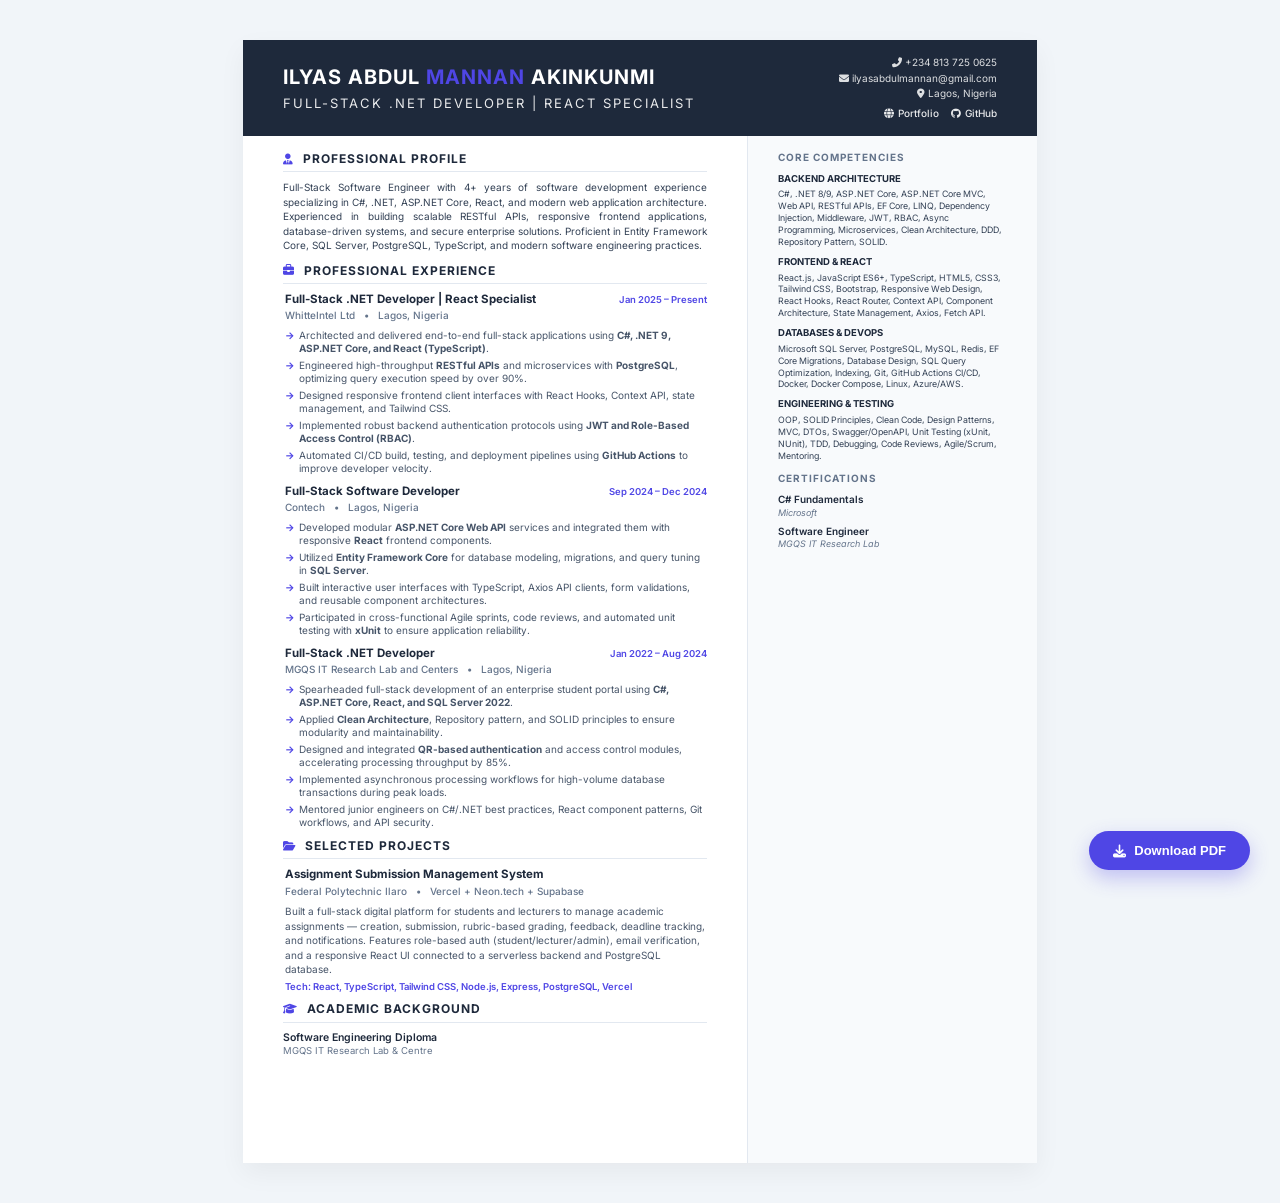
<file: index.html>
<!DOCTYPE html>
<html lang="en">

<head>
    <meta charset="UTF-8">
    <meta name="viewport" content="width=device-width, initial-scale=1.0">
    <title>Ilyas Abdul Mannan Akinkunmi - Full-Stack .NET Developer & React Specialist CV</title>
    <link rel="stylesheet" href="styles.css">
    <link href="https://fonts.googleapis.com/css2?family=Inter:wght@300;400;500;600;700;800&display=swap" rel="stylesheet">
    <link rel="stylesheet" href="https://cdnjs.cloudflare.com/ajax/libs/font-awesome/6.4.0/css/all.min.css">
</head>

<body>
    <div class="resume-wrapper">
        <!-- High Impact Header -->
        <header class="hero-header">
            <div class="header-content">
                <div class="name-block">
                    <h1>ILYAS ABDUL <span class="accent-text">MANNAN</span> AKINKUNMI</h1>
                    <p class="role-title">FULL-STACK .NET DEVELOPER | REACT SPECIALIST</p>
                </div>
                <div class="contact-grid">
                    <div class="contact-item"><i class="fas fa-phone-alt"></i> +234 813 725 0625</div>
                    <div class="contact-item"><i class="fas fa-envelope"></i> ilyasabdulmannan@gmail.com</div>
                    <div class="contact-item"><i class="fas fa-map-marker-alt"></i> Lagos, Nigeria</div>
                    <div class="contact-links">
                        <a href="https://techsagehub.netlify.app/" target="_blank"><i class="fas fa-globe"></i> Portfolio</a>
                        <a href="https://github.com/TechSageHub" target="_blank"><i class="fab fa-github"></i> GitHub</a>
                    </div>
                </div>
            </div>
        </header>

        <div class="main-layout">
            <!-- Left Column: Profile, Experience, Projects & Education -->
            <main class="left-col">
                <section class="content-section">
                    <div class="section-header">
                        <i class="fas fa-user-tie"></i>
                        <h2>PROFESSIONAL PROFILE</h2>
                    </div>
                    <p class="profile-text">
                        Full-Stack Software Engineer with 4+ years of software development experience specializing in C#, .NET, ASP.NET Core, React, and modern web application architecture. Experienced in building scalable RESTful APIs, responsive frontend applications, database-driven systems, and secure enterprise solutions. Proficient in Entity Framework Core, SQL Server, PostgreSQL, TypeScript, and modern software engineering practices.
                    </p>
                </section>

                <section class="content-section">
                    <div class="section-header">
                        <i class="fas fa-briefcase"></i>
                        <h2>PROFESSIONAL EXPERIENCE</h2>
                    </div>
                    
                    <div class="timeline">
                        <div class="timeline-item">
                            <div class="timeline-header">
                                <h3 class="job-title">Full-Stack .NET Developer | React Specialist</h3>
                                <span class="time-badge">Jan 2025 – Present</span>
                            </div>
                            <p class="company-sub">WhitteIntel Ltd <span class="bullet-sep">•</span> Lagos, Nigeria</p>
                            <ul class="duties-list">
                                <li>Architected and delivered end-to-end full-stack applications using <strong>C#, .NET 9, ASP.NET Core, and React (TypeScript)</strong>.</li>
                                <li>Engineered high-throughput <strong>RESTful APIs</strong> and microservices with <strong>PostgreSQL</strong>, optimizing query execution speed by over 90%.</li>
                                <li>Designed responsive frontend client interfaces with React Hooks, Context API, state management, and Tailwind CSS.</li>
                                <li>Implemented robust backend authentication protocols using <strong>JWT and Role-Based Access Control (RBAC)</strong>.</li>
                                <li>Automated CI/CD build, testing, and deployment pipelines using <strong>GitHub Actions</strong> to improve developer velocity.</li>
                            </ul>
                        </div>

                        <div class="timeline-item">
                            <div class="timeline-header">
                                <h3 class="job-title">Full-Stack Software Developer</h3>
                                <span class="time-badge">Sep 2024 – Dec 2024</span>
                            </div>
                            <p class="company-sub">Contech <span class="bullet-sep">•</span> Lagos, Nigeria</p>
                            <ul class="duties-list">
                                <li>Developed modular <strong>ASP.NET Core Web API</strong> services and integrated them with responsive <strong>React</strong> frontend components.</li>
                                <li>Utilized <strong>Entity Framework Core</strong> for database modeling, migrations, and query tuning in <strong>SQL Server</strong>.</li>
                                <li>Built interactive user interfaces with TypeScript, Axios API clients, form validations, and reusable component architectures.</li>
                                <li>Participated in cross-functional Agile sprints, code reviews, and automated unit testing with <strong>xUnit</strong> to ensure application reliability.</li>
                            </ul>
                        </div>

                        <div class="timeline-item">
                            <div class="timeline-header">
                                <h3 class="job-title">Full-Stack .NET Developer</h3>
                                <span class="time-badge">Jan 2022 – Aug 2024</span>
                            </div>
                            <p class="company-sub">MGQS IT Research Lab and Centers <span class="bullet-sep">•</span> Lagos, Nigeria</p>
                            <ul class="duties-list">
                                <li>Spearheaded full-stack development of an enterprise student portal using <strong>C#, ASP.NET Core, React, and SQL Server 2022</strong>.</li>
                                <li>Applied <strong>Clean Architecture</strong>, Repository pattern, and SOLID principles to ensure modularity and maintainability.</li>
                                <li>Designed and integrated <strong>QR-based authentication</strong> and access control modules, accelerating processing throughput by 85%.</li>
                                <li>Implemented asynchronous processing workflows for high-volume database transactions during peak loads.</li>
                                <li>Mentored junior engineers on C#/.NET best practices, React component patterns, Git workflows, and API security.</li>
                            </ul>
                        </div>
                    </div>
                </section>

                <section class="content-section">
                    <div class="section-header">
                        <i class="fas fa-folder-open"></i>
                        <h2>SELECTED PROJECTS</h2>
                    </div>
                    <div class="timeline">
                        <div class="timeline-item">
                            <div class="timeline-header">
                                <h3 class="job-title">Assignment Submission Management System</h3>
                            </div>
                            <p class="company-sub">Federal Polytechnic Ilaro <span class="bullet-sep">•</span> Vercel + Neon.tech + Supabase</p>
                            <p style="font-size: 10px; color: #475569; margin-bottom: 4px; line-height: 1.45;">
                                Built a full-stack digital platform for students and lecturers to manage academic assignments — creation, submission, rubric-based grading, feedback, deadline tracking, and notifications. Features role-based auth (student/lecturer/admin), email verification, and a responsive React UI connected to a serverless backend and PostgreSQL database.
                            </p>
                            <p style="font-size: 9.5px; color: var(--accent); font-weight: 600; margin-top: 4px;">
                                Tech: React, TypeScript, Tailwind CSS, Node.js, Express, PostgreSQL, Vercel
                            </p>
                        </div>
                    </div>
                </section>

                <section class="content-section">
                    <div class="section-header">
                        <i class="fas fa-graduation-cap"></i>
                        <h2>ACADEMIC BACKGROUND</h2>
                    </div>
                    <div class="education-grid">
                        <div class="edu-item">
                            <h4>Software Engineering Diploma</h4>
                            <p>MGQS IT Research Lab & Centre</p>
                        </div>
                    </div>
                </section>
            </main>

            <!-- Right Column: Skills, Impact, Certs -->
            <aside class="right-col">
                <section class="sidebar-block">
                    <h2 class="sidebar-label">CORE COMPETENCIES</h2>
                    
                    <div style="margin-bottom: 8px;">
                        <h4 style="font-size: 9.5px; font-weight: 700; color: var(--primary); margin-bottom: 3px;">BACKEND ARCHITECTURE</h4>
                        <p style="font-size: 8.8px; color: var(--text-main); line-height: 1.35;">C#, .NET 8/9, ASP.NET Core, ASP.NET Core MVC, Web API, RESTful APIs, EF Core, LINQ, Dependency Injection, Middleware, JWT, RBAC, Async Programming, Microservices, Clean Architecture, DDD, Repository Pattern, SOLID.</p>
                    </div>

                    <div style="margin-bottom: 8px;">
                        <h4 style="font-size: 9.5px; font-weight: 700; color: var(--primary); margin-bottom: 3px;">FRONTEND & REACT</h4>
                        <p style="font-size: 8.8px; color: var(--text-main); line-height: 1.35;">React.js, JavaScript ES6+, TypeScript, HTML5, CSS3, Tailwind CSS, Bootstrap, Responsive Web Design, React Hooks, React Router, Context API, Component Architecture, State Management, Axios, Fetch API.</p>
                    </div>

                    <div style="margin-bottom: 8px;">
                        <h4 style="font-size: 9.5px; font-weight: 700; color: var(--primary); margin-bottom: 3px;">DATABASES & DEVOPS</h4>
                        <p style="font-size: 8.8px; color: var(--text-main); line-height: 1.35;">Microsoft SQL Server, PostgreSQL, MySQL, Redis, EF Core Migrations, Database Design, SQL Query Optimization, Indexing, Git, GitHub Actions CI/CD, Docker, Docker Compose, Linux, Azure/AWS.</p>
                    </div>

                    <div style="margin-bottom: 8px;">
                        <h4 style="font-size: 9.5px; font-weight: 700; color: var(--primary); margin-bottom: 3px;">ENGINEERING & TESTING</h4>
                        <p style="font-size: 8.8px; color: var(--text-main); line-height: 1.35;">OOP, SOLID Principles, Clean Code, Design Patterns, MVC, DTOs, Swagger/OpenAPI, Unit Testing (xUnit, NUnit), TDD, Debugging, Code Reviews, Agile/Scrum, Mentoring.</p>
                    </div>
                </section>

                <section class="sidebar-block">
                    <h2 class="sidebar-label">CERTIFICATIONS</h2>
                    <div class="cert-box">
                        <p class="cert-name">C# Fundamentals</p>
                        <p class="cert-meta">Microsoft</p>
                    </div>
                    <div class="cert-box">
                        <p class="cert-name">Software Engineer</p>
                        <p class="cert-meta">MGQS IT Research Lab</p>
                    </div>
                </section>
            </aside>
        </div>
    </div>

    <button id="download-btn" onclick="downloadCV()">Download PDF</button>

    <script>
        function downloadCV() {
            const originalTitle = document.title;
            document.title = "Ilyas_Abdul_Mannan_FullStack_NET_React_CV";
            window.print();
            document.title = originalTitle;
        }
    </script>
</body>

</html>
</file>
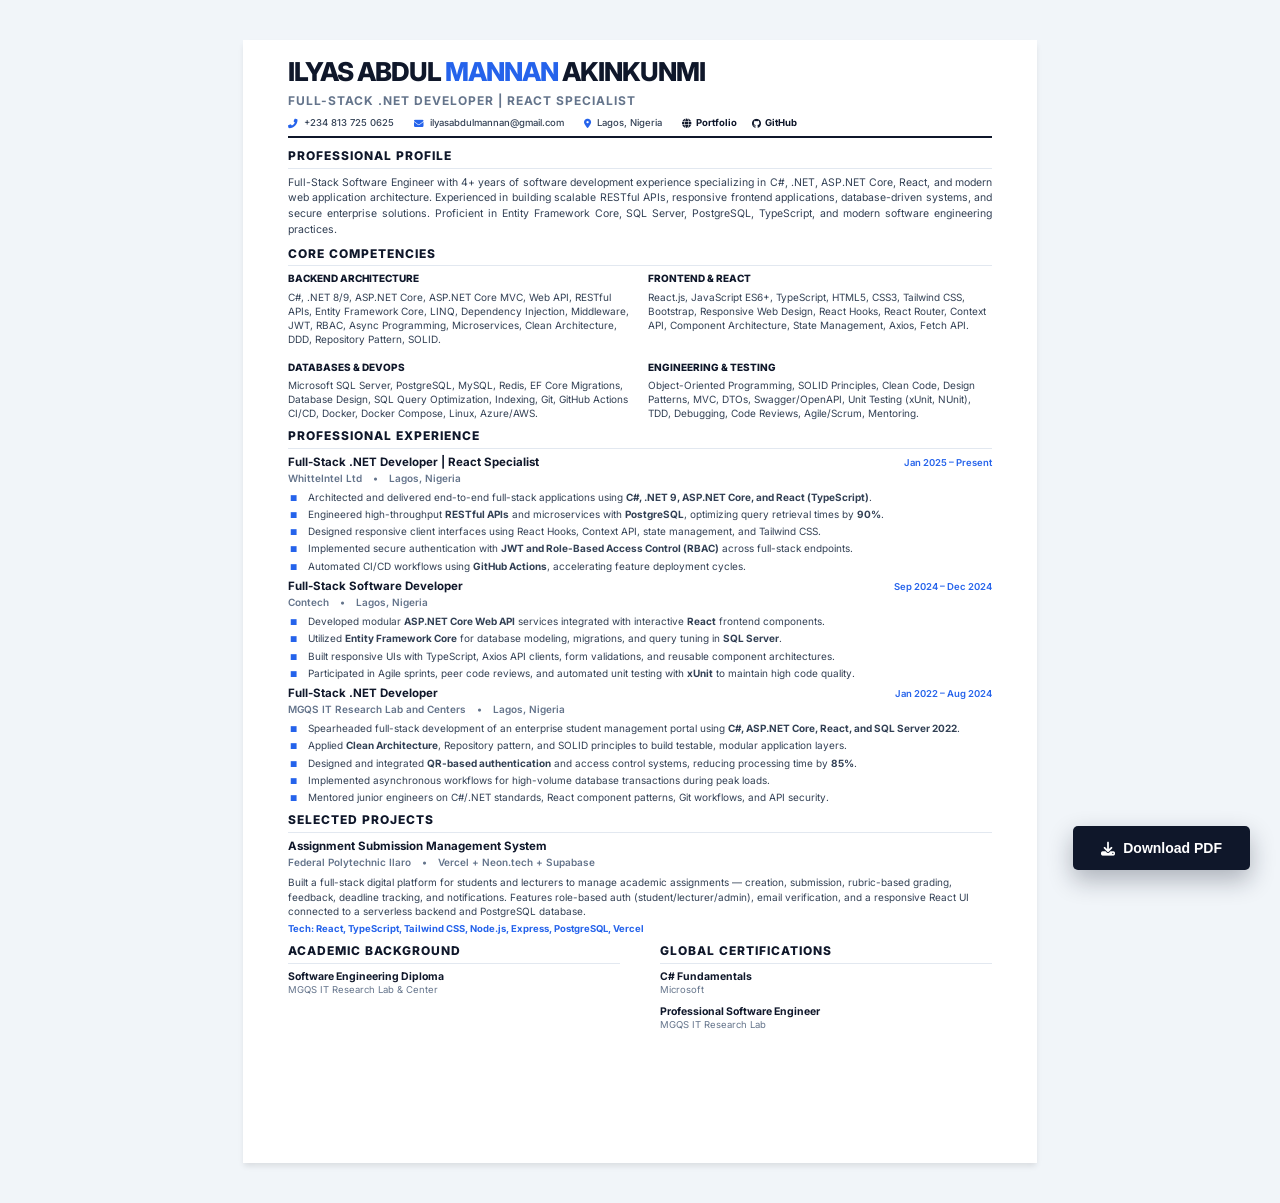
<file: resume_ats.html>
<!DOCTYPE html>
<html lang="en">

<head>
    <meta charset="UTF-8">
    <meta name="viewport" content="width=device-width, initial-scale=1.0">
    <title>Ilyas Abdul Mannan Akinkunmi - Full-Stack .NET Developer & React Specialist ATS CV</title>
    <link rel="stylesheet" href="styles_ats.css">
    <link href="https://fonts.googleapis.com/css2?family=Inter:wght@300;400;500;600;700;800&display=swap" rel="stylesheet">
    <link rel="stylesheet" href="https://cdnjs.cloudflare.com/ajax/libs/font-awesome/6.4.0/css/all.min.css">
</head>

<body>
    <div class="resume-wrapper">
        <!-- Executive Header: Minimalist & Clean for ATS -->
        <header class="header">
            <h1 class="name">ILYAS ABDUL <span class="accent">MANNAN</span> AKINKUNMI</h1>
            <p class="role">FULL-STACK .NET DEVELOPER | REACT SPECIALIST</p>
            
            <div class="contact-info">
                <span class="contact-node"><i class="fas fa-phone-alt"></i> +234 813 725 0625</span>
                <span class="contact-node"><i class="fas fa-envelope"></i> ilyasabdulmannan@gmail.com</span>
                <span class="contact-node"><i class="fas fa-map-marker-alt"></i> Lagos, Nigeria</span>
                <div class="header-links">
                    <a href="https://techsagehub.netlify.app/" target="_blank"><i class="fas fa-globe"></i> Portfolio</a>
                    <a href="https://github.com/TechSageHub" target="_blank"><i class="fab fa-github"></i> GitHub</a>
                </div>
            </div>
        </header>

        <main class="main-content">
            <!-- Strategic Core Profile (Keyword-Dense Summary) -->
            <section class="section">
                <h2 class="section-title">PROFESSIONAL PROFILE</h2>
                <p class="summary">
                    Full-Stack Software Engineer with 4+ years of software development experience specializing in C#, .NET, ASP.NET Core, React, and modern web application architecture. Experienced in building scalable RESTful APIs, responsive frontend applications, database-driven systems, and secure enterprise solutions. Proficient in Entity Framework Core, SQL Server, PostgreSQL, TypeScript, and modern software engineering practices.
                </p>
            </section>

            <!-- Technical Expertise (Structured for AI Parsers) -->
            <section class="section">
                <h2 class="section-title">CORE COMPETENCIES</h2>
                <div class="skills-grid">
                    <div class="skill-group">
                        <h3>BACKEND ARCHITECTURE</h3>
                        <p>C#, .NET 8/9, ASP.NET Core, ASP.NET Core MVC, Web API, RESTful APIs, Entity Framework Core, LINQ, Dependency Injection, Middleware, JWT, RBAC, Async Programming, Microservices, Clean Architecture, DDD, Repository Pattern, SOLID.</p>
                    </div>
                    <div class="skill-group">
                        <h3>FRONTEND & REACT</h3>
                        <p>React.js, JavaScript ES6+, TypeScript, HTML5, CSS3, Tailwind CSS, Bootstrap, Responsive Web Design, React Hooks, React Router, Context API, Component Architecture, State Management, Axios, Fetch API.</p>
                    </div>
                    <div class="skill-group">
                        <h3>DATABASES & DEVOPS</h3>
                        <p>Microsoft SQL Server, PostgreSQL, MySQL, Redis, EF Core Migrations, Database Design, SQL Query Optimization, Indexing, Git, GitHub Actions CI/CD, Docker, Docker Compose, Linux, Azure/AWS.</p>
                    </div>
                    <div class="skill-group">
                        <h3>ENGINEERING & TESTING</h3>
                        <p>Object-Oriented Programming, SOLID Principles, Clean Code, Design Patterns, MVC, DTOs, Swagger/OpenAPI, Unit Testing (xUnit, NUnit), TDD, Debugging, Code Reviews, Agile/Scrum, Mentoring.</p>
                    </div>
                </div>
            </section>

            <!-- Professional Experience (STAR-Method Bullets) -->
            <section class="section">
                <h2 class="section-title">PROFESSIONAL EXPERIENCE</h2>
                
                <div class="experience-block">
                    <div class="exp-header">
                        <h3 class="job-entry">Full-Stack .NET Developer | React Specialist</h3>
                        <span class="dates">Jan 2025 – Present</span>
                    </div>
                    <p class="org-info">WhitteIntel Ltd <span class="sep">•</span> Lagos, Nigeria</p>
                    <ul class="achievements">
                        <li>Architected and delivered end-to-end full-stack applications using <strong>C#, .NET 9, ASP.NET Core, and React (TypeScript)</strong>.</li>
                        <li>Engineered high-throughput <strong>RESTful APIs</strong> and microservices with <strong>PostgreSQL</strong>, optimizing query retrieval times by <strong>90%</strong>.</li>
                        <li>Designed responsive client interfaces using React Hooks, Context API, state management, and Tailwind CSS.</li>
                        <li>Implemented secure authentication with <strong>JWT and Role-Based Access Control (RBAC)</strong> across full-stack endpoints.</li>
                        <li>Automated CI/CD workflows using <strong>GitHub Actions</strong>, accelerating feature deployment cycles.</li>
                    </ul>
                </div>

                <div class="experience-block">
                    <div class="exp-header">
                        <h3 class="job-entry">Full-Stack Software Developer</h3>
                        <span class="dates">Sep 2024 – Dec 2024</span>
                    </div>
                    <p class="org-info">Contech <span class="sep">•</span> Lagos, Nigeria</p>
                    <ul class="achievements">
                        <li>Developed modular <strong>ASP.NET Core Web API</strong> services integrated with interactive <strong>React</strong> frontend components.</li>
                        <li>Utilized <strong>Entity Framework Core</strong> for database modeling, migrations, and query tuning in <strong>SQL Server</strong>.</li>
                        <li>Built responsive UIs with TypeScript, Axios API clients, form validations, and reusable component architectures.</li>
                        <li>Participated in Agile sprints, peer code reviews, and automated unit testing with <strong>xUnit</strong> to maintain high code quality.</li>
                    </ul>
                </div>

                <div class="experience-block">
                    <div class="exp-header">
                        <h3 class="job-entry">Full-Stack .NET Developer</h3>
                        <span class="dates">Jan 2022 – Aug 2024</span>
                    </div>
                    <p class="org-info">MGQS IT Research Lab and Centers <span class="sep">•</span> Lagos, Nigeria</p>
                    <ul class="achievements">
                        <li>Spearheaded full-stack development of an enterprise student management portal using <strong>C#, ASP.NET Core, React, and SQL Server 2022</strong>.</li>
                        <li>Applied <strong>Clean Architecture</strong>, Repository pattern, and SOLID principles to build testable, modular application layers.</li>
                        <li>Designed and integrated <strong>QR-based authentication</strong> and access control systems, reducing processing time by <strong>85%</strong>.</li>
                        <li>Implemented asynchronous workflows for high-volume database transactions during peak loads.</li>
                        <li>Mentored junior engineers on C#/.NET standards, React component patterns, Git workflows, and API security.</li>
                    </ul>
                </div>
            </section>

            <section class="section">
                <h2 class="section-title">SELECTED PROJECTS</h2>
                <div class="experience-block">
                    <div class="exp-header">
                        <h3 class="job-entry">Assignment Submission Management System</h3>
                    </div>
                    <p class="org-info">Federal Polytechnic Ilaro <span class="sep">•</span> Vercel + Neon.tech + Supabase</p>
                    <p style="font-size: 10px; line-height: 1.45; color: var(--text-main); margin-bottom: 4px;">
                        Built a full-stack digital platform for students and lecturers to manage academic assignments — creation, submission, rubric-based grading, feedback, deadline tracking, and notifications. Features role-based auth (student/lecturer/admin), email verification, and a responsive React UI connected to a serverless backend and PostgreSQL database.
                    </p>
                    <p style="font-size: 9.5px; font-weight: 700; color: var(--accent);">Tech: React, TypeScript, Tailwind CSS, Node.js, Express, PostgreSQL, Vercel</p>
                </div>
            </section>

            <!-- Education & Certifications -->
            <div class="col-split">
                <section class="section half">
                    <h2 class="section-title">ACADEMIC BACKGROUND</h2>
                    <div class="edu-item">
                        <strong>Software Engineering Diploma</strong>
                        <p>MGQS IT Research Lab & Center</p>
                    </div>
                </section>

                <section class="section half">
                    <h2 class="section-title">GLOBAL CERTIFICATIONS</h2>
                    <div class="cert-item">
                        <strong>C# Fundamentals</strong>
                        <p>Microsoft</p>
                    </div>
                    <div class="cert-item">
                        <strong>Professional Software Engineer</strong>
                        <p>MGQS IT Research Lab</p>
                    </div>
                </section>
            </div>
        </main>
    </div>

    <button id="download-btn" onclick="downloadCV()">Download PDF</button>

    <script>
        function downloadCV() {
            const originalTitle = document.title;
            // ATS-optimized filename
            document.title = "Ilyas_Abdul_Mannan_FullStack_NET_React_ATS_CV";
            window.print();
            document.title = originalTitle;
        }
    </script>
</body>

</html>
</file>
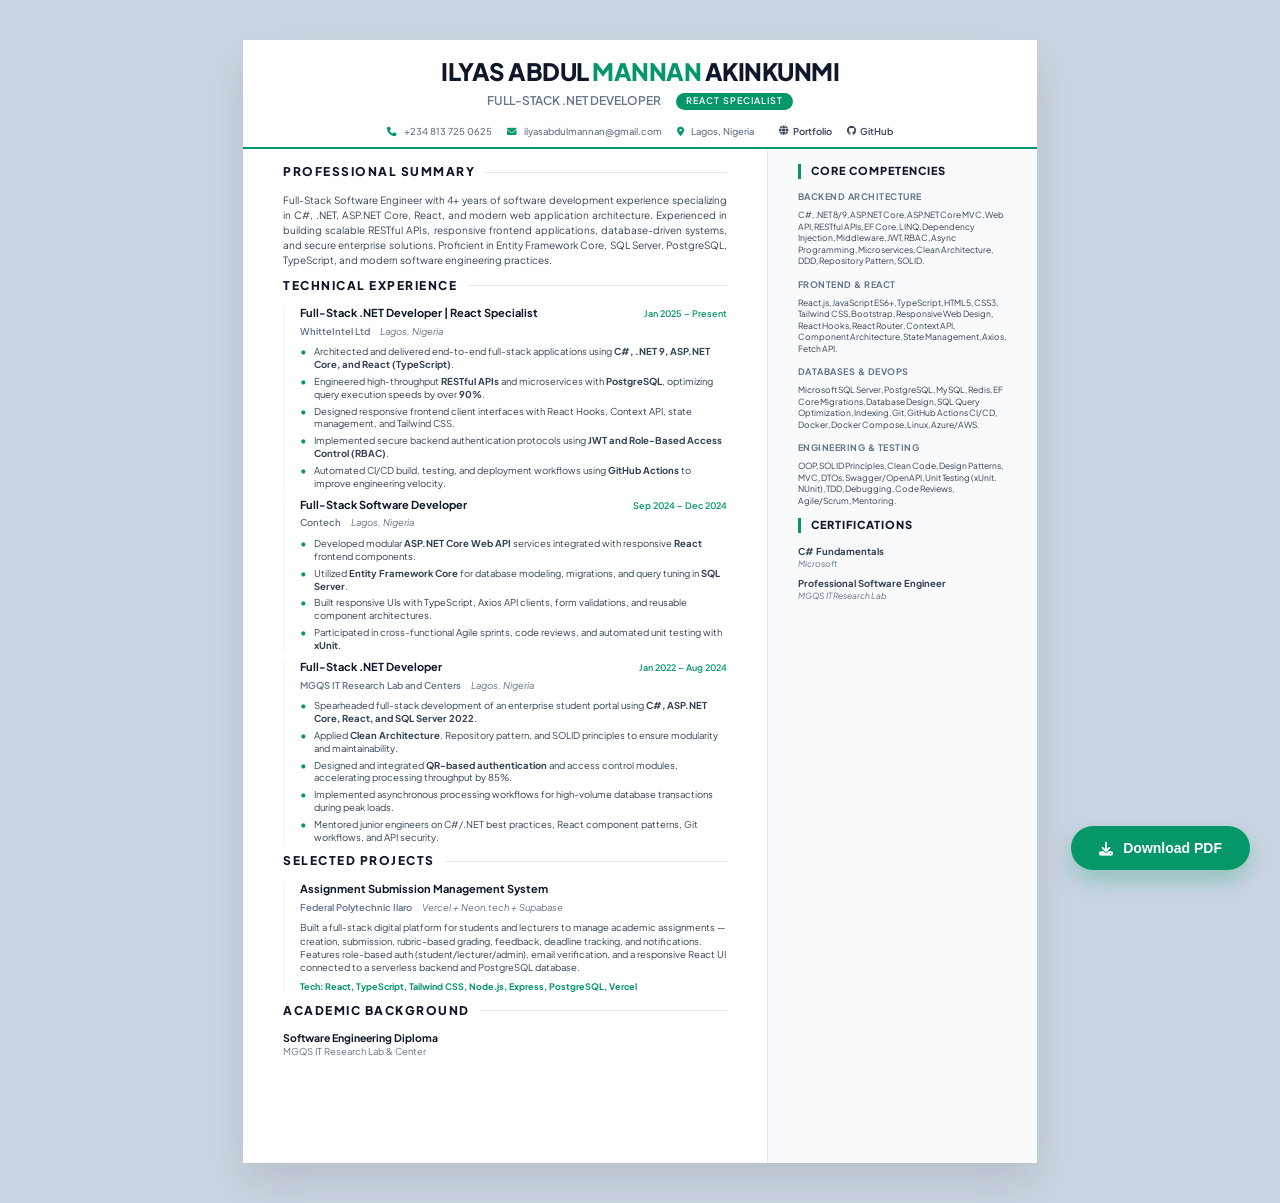
<file: resume_fullstack.html>
<!DOCTYPE html>
<html lang="en">

<head>
    <meta charset="UTF-8">
    <meta name="viewport" content="width=device-width, initial-scale=1.0">
    <title>Ilyas Abdul Mannan Akinkunmi - Full-Stack .NET Developer & React Specialist CV</title>
    <link rel="stylesheet" href="styles_fullstack.css">
    <link href="https://fonts.googleapis.com/css2?family=Plus+Jakarta+Sans:wght@300;400;500;600;700;800&display=swap" rel="stylesheet">
    <link rel="stylesheet" href="https://cdnjs.cloudflare.com/ajax/libs/font-awesome/6.4.0/css/all.min.css">
</head>

<body>
    <div class="resume-container">
        <!-- Modern Centered Header -->
        <header class="header">
            <h1 class="name">ILYAS ABDUL <span class="accent">MANNAN</span> AKINKUNMI</h1>
            <p class="tagline">FULL-STACK .NET DEVELOPER <span class="stack-pill">REACT SPECIALIST</span></p>
            
            <div class="contact-bar">
                <span class="contact-item"><i class="fas fa-phone"></i> +234 813 725 0625</span>
                <span class="contact-item"><i class="fas fa-envelope"></i> ilyasabdulmannan@gmail.com</span>
                <span class="contact-item"><i class="fas fa-map-marker-alt"></i> Lagos, Nigeria</span>
                <div class="social-links">
                    <a href="https://techsagehub.netlify.app/" target="_blank"><i class="fas fa-globe"></i> Portfolio</a>
                    <a href="https://github.com/TechSageHub" target="_blank"><i class="fab fa-github"></i> GitHub</a>
                </div>
            </div>
        </header>

        <main class="main-content">
            <div class="left-col">
                <section class="section">
                    <h2 class="section-title">PROFESSIONAL SUMMARY</h2>
                    <p class="summary-text">
                        Full-Stack Software Engineer with 4+ years of software development experience specializing in C#, .NET, ASP.NET Core, React, and modern web application architecture. Experienced in building scalable RESTful APIs, responsive frontend applications, database-driven systems, and secure enterprise solutions. Proficient in Entity Framework Core, SQL Server, PostgreSQL, TypeScript, and modern software engineering practices.
                    </p>
                </section>

                <section class="section">
                    <h2 class="section-title">TECHNICAL EXPERIENCE</h2>
                    <div class="timeline">
                        <div class="timeline-item">
                            <div class="item-header">
                                <h3 class="role">Full-Stack .NET Developer | React Specialist</h3>
                                <span class="date">Jan 2025 – Present</span>
                            </div>
                            <p class="company">WhitteIntel Ltd <span class="location">Lagos, Nigeria</span></p>
                            <ul class="duties">
                                <li>Architected and delivered end-to-end full-stack applications using <strong>C#, .NET 9, ASP.NET Core, and React (TypeScript)</strong>.</li>
                                <li>Engineered high-throughput <strong>RESTful APIs</strong> and microservices with <strong>PostgreSQL</strong>, optimizing query execution speeds by over <strong>90%</strong>.</li>
                                <li>Designed responsive frontend client interfaces with React Hooks, Context API, state management, and Tailwind CSS.</li>
                                <li>Implemented secure backend authentication protocols using <strong>JWT and Role-Based Access Control (RBAC)</strong>.</li>
                                <li>Automated CI/CD build, testing, and deployment workflows using <strong>GitHub Actions</strong> to improve engineering velocity.</li>
                            </ul>
                        </div>

                        <div class="timeline-item">
                            <div class="item-header">
                                <h3 class="role">Full-Stack Software Developer</h3>
                                <span class="date">Sep 2024 – Dec 2024</span>
                            </div>
                            <p class="company">Contech <span class="location">Lagos, Nigeria</span></p>
                            <ul class="duties">
                                <li>Developed modular <strong>ASP.NET Core Web API</strong> services integrated with responsive <strong>React</strong> frontend components.</li>
                                <li>Utilized <strong>Entity Framework Core</strong> for database modeling, migrations, and query tuning in <strong>SQL Server</strong>.</li>
                                <li>Built responsive UIs with TypeScript, Axios API clients, form validations, and reusable component architectures.</li>
                                <li>Participated in cross-functional Agile sprints, code reviews, and automated unit testing with <strong>xUnit</strong>.</li>
                            </ul>
                        </div>

                        <div class="timeline-item">
                            <div class="item-header">
                                <h3 class="role">Full-Stack .NET Developer</h3>
                                <span class="date">Jan 2022 – Aug 2024</span>
                            </div>
                            <p class="company">MGQS IT Research Lab and Centers <span class="location">Lagos, Nigeria</span></p>
                            <ul class="duties">
                                <li>Spearheaded full-stack development of an enterprise student portal using <strong>C#, ASP.NET Core, React, and SQL Server 2022</strong>.</li>
                                <li>Applied <strong>Clean Architecture</strong>, Repository pattern, and SOLID principles to ensure modularity and maintainability.</li>
                                <li>Designed and integrated <strong>QR-based authentication</strong> and access control modules, accelerating processing throughput by 85%.</li>
                                <li>Implemented asynchronous processing workflows for high-volume database transactions during peak loads.</li>
                                <li>Mentored junior engineers on C#/.NET best practices, React component patterns, Git workflows, and API security.</li>
                            </ul>
                        </div>
                    </div>
                </section>

                <section class="section">
                    <h2 class="section-title">SELECTED PROJECTS</h2>
                    <div class="timeline">
                        <div class="timeline-item">
                            <div class="item-header">
                                <h3 class="role">Assignment Submission Management System</h3>
                            </div>
                            <p class="company">Federal Polytechnic Ilaro <span class="location">Vercel + Neon.tech + Supabase</span></p>
                            <p style="font-size: 9.5px; line-height: 1.4; color: var(--text-main); margin-bottom: 6px;">
                                Built a full-stack digital platform for students and lecturers to manage academic assignments — creation, submission, rubric-based grading, feedback, deadline tracking, and notifications. Features role-based auth (student/lecturer/admin), email verification, and a responsive React UI connected to a serverless backend and PostgreSQL database.
                            </p>
                            <p style="font-size: 9px; font-weight: 700; color: var(--accent);">Tech: React, TypeScript, Tailwind CSS, Node.js, Express, PostgreSQL, Vercel</p>
                        </div>
                    </div>
                </section>

                <section class="section">
                    <h2 class="section-title">ACADEMIC BACKGROUND</h2>
                    <div class="edu-grid">
                        <div class="edu-item">
                            <strong>Software Engineering Diploma</strong>
                            <span>MGQS IT Research Lab & Center</span>
                        </div>
                    </div>
                </section>
            </div>

            <aside class="right-col">
                <section class="aside-section">
                    <h2 class="aside-title">CORE COMPETENCIES</h2>
                    
                    <div class="skill-category">
                        <h3>BACKEND ARCHITECTURE</h3>
                        <p style="font-size: 8.5px; color: var(--text-main); line-height: 1.35;">C#, .NET 8/9, ASP.NET Core, ASP.NET Core MVC, Web API, RESTful APIs, EF Core, LINQ, Dependency Injection, Middleware, JWT, RBAC, Async Programming, Microservices, Clean Architecture, DDD, Repository Pattern, SOLID.</p>
                    </div>

                    <div class="skill-category">
                        <h3>FRONTEND & REACT</h3>
                        <p style="font-size: 8.5px; color: var(--text-main); line-height: 1.35;">React.js, JavaScript ES6+, TypeScript, HTML5, CSS3, Tailwind CSS, Bootstrap, Responsive Web Design, React Hooks, React Router, Context API, Component Architecture, State Management, Axios, Fetch API.</p>
                    </div>

                    <div class="skill-category">
                        <h3>DATABASES & DEVOPS</h3>
                        <p style="font-size: 8.5px; color: var(--text-main); line-height: 1.35;">Microsoft SQL Server, PostgreSQL, MySQL, Redis, EF Core Migrations, Database Design, SQL Query Optimization, Indexing, Git, GitHub Actions CI/CD, Docker, Docker Compose, Linux, Azure/AWS.</p>
                    </div>

                    <div class="skill-category">
                        <h3>ENGINEERING & TESTING</h3>
                        <p style="font-size: 8.5px; color: var(--text-main); line-height: 1.35;">OOP, SOLID Principles, Clean Code, Design Patterns, MVC, DTOs, Swagger/OpenAPI, Unit Testing (xUnit, NUnit), TDD, Debugging, Code Reviews, Agile/Scrum, Mentoring.</p>
                    </div>
                </section>

                <section class="aside-section">
                    <h2 class="aside-title">CERTIFICATIONS</h2>
                    <div class="cert-item">
                        <p class="cert-name">C# Fundamentals</p>
                        <p class="cert-org">Microsoft</p>
                    </div>
                    <div class="cert-item">
                        <p class="cert-name">Professional Software Engineer</p>
                        <p class="cert-org">MGQS IT Research Lab</p>
                    </div>
                </section>
            </aside>
        </main>
    </div>

    <button id="download-btn" onclick="downloadCV()">Download PDF</button>

    <script>
        function downloadCV() {
            const originalTitle = document.title;
            document.title = "Ilyas_Abdul_Mannan_FullStack_NET_React_CV";
            window.print();
            document.title = originalTitle;
        }
    </script>
</body>

</html>
</file>
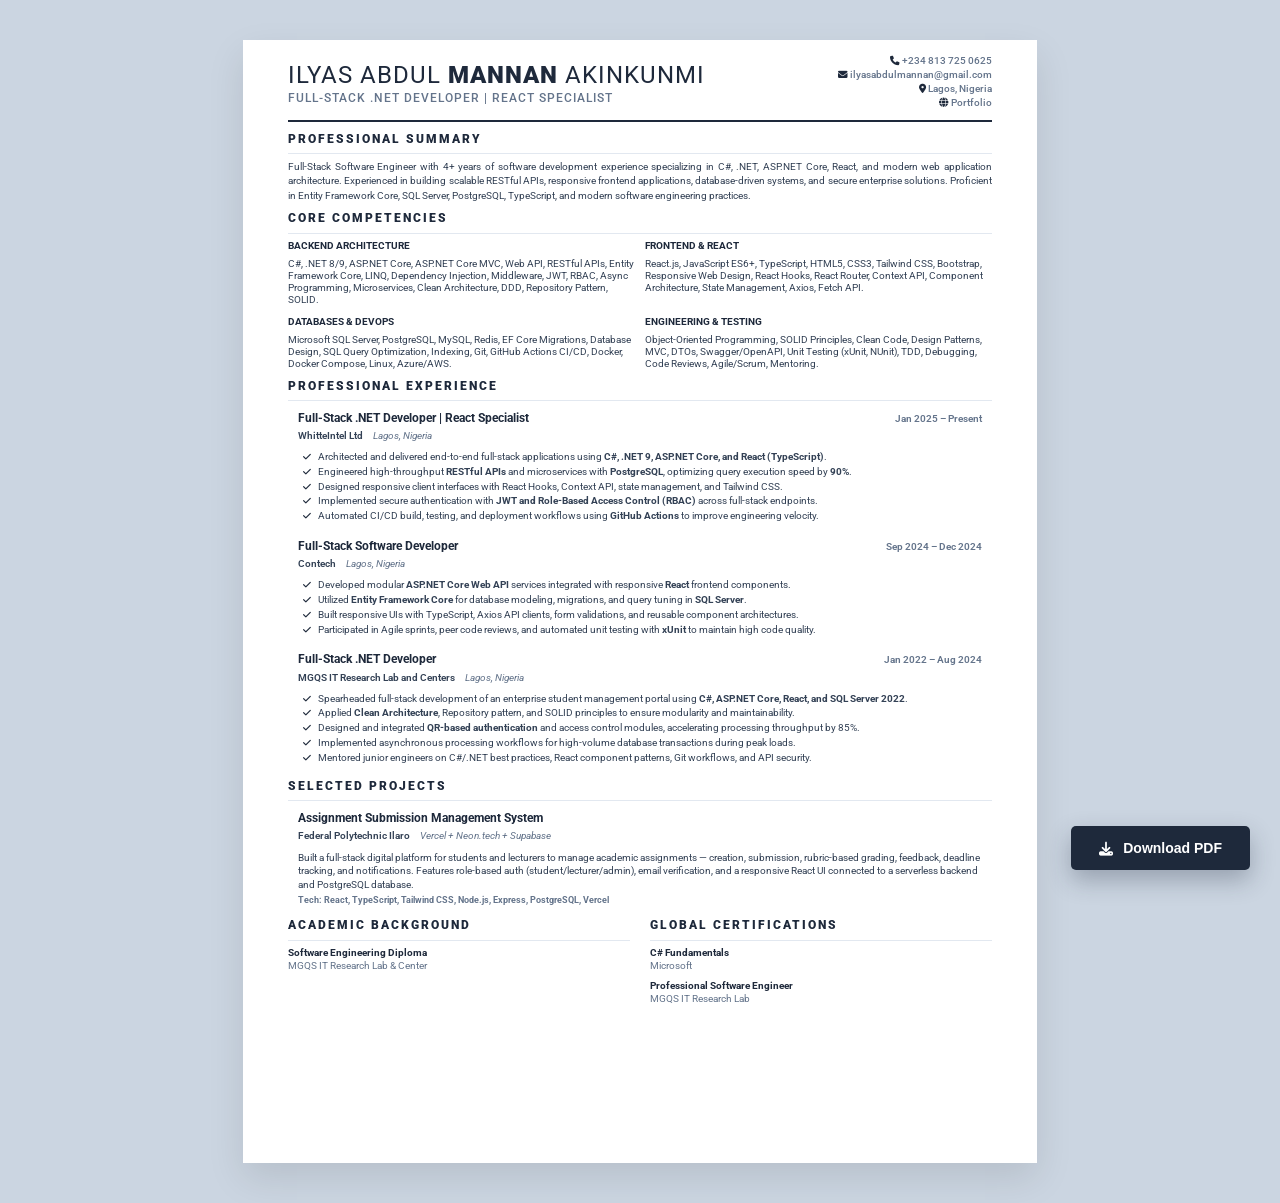
<file: resume_remote.html>
<!DOCTYPE html>
<html lang="en">

<head>
    <meta charset="UTF-8">
    <meta name="viewport" content="width=device-width, initial-scale=1.0">
    <title>Ilyas Abdul Mannan Akinkunmi - Full-Stack .NET Developer & React Specialist CV</title>
    <link rel="stylesheet" href="styles_remote.css">
    <link href="https://fonts.googleapis.com/css2?family=Roboto:wght@300;400;500;700;900&display=swap" rel="stylesheet">
    <link rel="stylesheet" href="https://cdnjs.cloudflare.com/ajax/libs/font-awesome/6.4.0/css/all.min.css">
</head>

<body>
    <div class="resume-container">
        <!-- Professional Corporate Header -->
        <header class="header">
            <div class="header-left">
                <h1 class="name">ILYAS ABDUL <span class="bold">MANNAN</span> AKINKUNMI</h1>
                <p class="title">FULL-STACK .NET DEVELOPER | REACT SPECIALIST</p>
            </div>
            <div class="header-right">
                <p class="contact-line"><i class="fas fa-phone"></i> +234 813 725 0625</p>
                <p class="contact-line"><i class="fas fa-envelope"></i> ilyasabdulmannan@gmail.com</p>
                <p class="contact-line"><i class="fas fa-map-marker-alt"></i> Lagos, Nigeria</p>
                <p class="contact-line"><i class="fas fa-globe"></i> <a href="https://techsagehub.netlify.app/" target="_blank" style="text-decoration: none; color: inherit;">Portfolio</a></p>
            </div>
        </header>

        <main class="main-content">
            <section class="section">
                <h2 class="section-label">PROFESSIONAL SUMMARY</h2>
                <p class="summary-text">
                    Full-Stack Software Engineer with 4+ years of software development experience specializing in C#, .NET, ASP.NET Core, React, and modern web application architecture. Experienced in building scalable RESTful APIs, responsive frontend applications, database-driven systems, and secure enterprise solutions. Proficient in Entity Framework Core, SQL Server, PostgreSQL, TypeScript, and modern software engineering practices.
                </p>
            </section>

            <section class="section">
                <h2 class="section-label">CORE COMPETENCIES</h2>
                <div class="skills-grid">
                    <div class="skill-category">
                        <h3>BACKEND ARCHITECTURE</h3>
                        <p>C#, .NET 8/9, ASP.NET Core, ASP.NET Core MVC, Web API, RESTful APIs, Entity Framework Core, LINQ, Dependency Injection, Middleware, JWT, RBAC, Async Programming, Microservices, Clean Architecture, DDD, Repository Pattern, SOLID.</p>
                    </div>
                    <div class="skill-category">
                        <h3>FRONTEND & REACT</h3>
                        <p>React.js, JavaScript ES6+, TypeScript, HTML5, CSS3, Tailwind CSS, Bootstrap, Responsive Web Design, React Hooks, React Router, Context API, Component Architecture, State Management, Axios, Fetch API.</p>
                    </div>
                    <div class="skill-category">
                        <h3>DATABASES & DEVOPS</h3>
                        <p>Microsoft SQL Server, PostgreSQL, MySQL, Redis, EF Core Migrations, Database Design, SQL Query Optimization, Indexing, Git, GitHub Actions CI/CD, Docker, Docker Compose, Linux, Azure/AWS.</p>
                    </div>
                    <div class="skill-category">
                        <h3>ENGINEERING & TESTING</h3>
                        <p>Object-Oriented Programming, SOLID Principles, Clean Code, Design Patterns, MVC, DTOs, Swagger/OpenAPI, Unit Testing (xUnit, NUnit), TDD, Debugging, Code Reviews, Agile/Scrum, Mentoring.</p>
                    </div>
                </div>
            </section>

            <section class="section">
                <h2 class="section-label">PROFESSIONAL EXPERIENCE</h2>
                
                <div class="experience-item">
                    <div class="exp-header">
                        <h3 class="role">Full-Stack .NET Developer | React Specialist</h3>
                        <span class="time">Jan 2025 – Present</span>
                    </div>
                    <div class="exp-meta">
                        <span class="company">WhitteIntel Ltd</span>
                        <span class="location">Lagos, Nigeria</span>
                    </div>
                    <ul class="duties">
                        <li>Architected and delivered end-to-end full-stack applications using <strong>C#, .NET 9, ASP.NET Core, and React (TypeScript)</strong>.</li>
                        <li>Engineered high-throughput <strong>RESTful APIs</strong> and microservices with <strong>PostgreSQL</strong>, optimizing query execution speed by <strong>90%</strong>.</li>
                        <li>Designed responsive client interfaces with React Hooks, Context API, state management, and Tailwind CSS.</li>
                        <li>Implemented secure authentication with <strong>JWT and Role-Based Access Control (RBAC)</strong> across full-stack endpoints.</li>
                        <li>Automated CI/CD build, testing, and deployment workflows using <strong>GitHub Actions</strong> to improve engineering velocity.</li>
                    </ul>
                </div>

                <div class="experience-item">
                    <div class="exp-header">
                        <h3 class="role">Full-Stack Software Developer</h3>
                        <span class="time">Sep 2024 – Dec 2024</span>
                    </div>
                    <div class="exp-meta">
                        <span class="company">Contech</span>
                        <span class="location">Lagos, Nigeria</span>
                    </div>
                    <ul class="duties">
                        <li>Developed modular <strong>ASP.NET Core Web API</strong> services integrated with responsive <strong>React</strong> frontend components.</li>
                        <li>Utilized <strong>Entity Framework Core</strong> for database modeling, migrations, and query tuning in <strong>SQL Server</strong>.</li>
                        <li>Built responsive UIs with TypeScript, Axios API clients, form validations, and reusable component architectures.</li>
                        <li>Participated in Agile sprints, peer code reviews, and automated unit testing with <strong>xUnit</strong> to maintain high code quality.</li>
                    </ul>
                </div>

                <div class="experience-item">
                    <div class="exp-header">
                        <h3 class="role">Full-Stack .NET Developer</h3>
                        <span class="time">Jan 2022 – Aug 2024</span>
                    </div>
                    <div class="exp-meta">
                        <span class="company">MGQS IT Research Lab and Centers</span>
                        <span class="location">Lagos, Nigeria</span>
                    </div>
                    <ul class="duties">
                        <li>Spearheaded full-stack development of an enterprise student management portal using <strong>C#, ASP.NET Core, React, and SQL Server 2022</strong>.</li>
                        <li>Applied <strong>Clean Architecture</strong>, Repository pattern, and SOLID principles to ensure modularity and maintainability.</li>
                        <li>Designed and integrated <strong>QR-based authentication</strong> and access control modules, accelerating processing throughput by 85%.</li>
                        <li>Implemented asynchronous processing workflows for high-volume database transactions during peak loads.</li>
                        <li>Mentored junior engineers on C#/.NET best practices, React component patterns, Git workflows, and API security.</li>
                    </ul>
                </div>
            </section>

            <section class="section">
                <h2 class="section-label">SELECTED PROJECTS</h2>
                <div class="experience-item">
                    <div class="exp-header">
                        <h3 class="role">Assignment Submission Management System</h3>
                    </div>
                    <div class="exp-meta">
                        <span class="company">Federal Polytechnic Ilaro</span>
                        <span class="location">Vercel + Neon.tech + Supabase</span>
                    </div>
                    <p style="font-size: 9.5px; line-height: 1.4; color: var(--text-main); margin-top: 4px; margin-bottom: 4px;">
                        Built a full-stack digital platform for students and lecturers to manage academic assignments — creation, submission, rubric-based grading, feedback, deadline tracking, and notifications. Features role-based auth (student/lecturer/admin), email verification, and a responsive React UI connected to a serverless backend and PostgreSQL database.
                    </p>
                    <p style="font-size: 9px; font-weight: 700; color: var(--accent-light);">Tech: React, TypeScript, Tailwind CSS, Node.js, Express, PostgreSQL, Vercel</p>
                </div>
            </section>

            <div class="bottom-split">
                <section class="section half">
                    <h2 class="section-label">ACADEMIC BACKGROUND</h2>
                    <div class="edu-item">
                        <strong>Software Engineering Diploma</strong>
                        <p>MGQS IT Research Lab & Center</p>
                    </div>
                </section>

                <section class="section half">
                    <h2 class="section-label">GLOBAL CERTIFICATIONS</h2>
                    <div class="cert-item">
                        <strong>C# Fundamentals</strong>
                        <p>Microsoft</p>
                    </div>
                    <div class="cert-item">
                        <strong>Professional Software Engineer</strong>
                        <p>MGQS IT Research Lab</p>
                    </div>
                </section>
            </div>
        </main>
    </div>

    <button id="download-btn" onclick="downloadCV()">Download PDF</button>

    <script>
        function downloadCV() {
            const originalTitle = document.title;
            document.title = "Ilyas_Abdul_Mannan_FullStack_NET_React_Remote_CV";
            window.print();
            document.title = originalTitle;
        }
    </script>
</body>

</html>
</file>
<file: styles.css>
/* PREMIUM RESUME DESIGN SYSTEM */
:root {
    --primary: #1e293b;
    --primary-light: #334155;
    --accent: #4f46e5;
    --accent-soft: #eef2ff;
    --text-main: #334155;
    --text-label: #64748b;
    --bg-light: #f8fafc;
    --white: #ffffff;
    --border: #e2e8f0;
}

* {
    margin: 0;
    padding: 0;
    box-sizing: border-box;
    -webkit-print-color-adjust: exact;
    print-color-adjust: exact;
}

body {
    font-family: 'Inter', sans-serif;
    color: var(--text-main);
    background-color: #f1f5f9;
    font-size: 10.1px; /* Optimizing for one-page fit */
    line-height: 1.35;
    display: flex;
    justify-content: center;
    padding: 40px 0;
}

/* RESUME CONTAINER */
.resume-wrapper {
    width: 210mm;
    height: 297mm;
    background: var(--white);
    box-shadow: 0 10px 25px rgba(0,0,0,0.05);
    display: flex;
    flex-direction: column;
    overflow: hidden;
    position: relative;
}

/* HERO HEADER */
.hero-header {
    background-color: var(--primary);
    color: var(--white);
    padding: 16px 40px;
    display: flex;
    align-items: center;
}

.header-content {
    width: 100%;
    display: flex;
    justify-content: space-between;
    align-items: center;
}

.name-block h1 {
    font-size: 20px;
    font-weight: 700;
    letter-spacing: 1px;
    margin-bottom: 4px;
}

.accent-text {
    color: var(--accent);
}

.role-title {
    font-size: 13px;
    font-weight: 400;
    opacity: 0.9;
    letter-spacing: 2px;
    text-transform: uppercase;
}

.contact-grid {
    text-align: right;
    font-size: 10px;
}

.contact-item {
    margin-bottom: 2px;
    opacity: 0.85;
}

.contact-links {
    margin-top: 6px;
    display: flex;
    gap: 12px;
    justify-content: flex-end;
}

.contact-links a {
    color: var(--white);
    text-decoration: none;
    font-weight: 500;
    opacity: 0.9;
    display: flex;
    align-items: center;
    gap: 4px;
}

.contact-links a:hover {
    color: var(--accent);
    opacity: 1;
}

/* MAIN LAYOUT */
.main-layout {
    display: flex;
    flex: 1;
    overflow: hidden;
}

.left-col {
    flex: 65;
    padding: 15px 40px;
    border-right: 1px solid var(--border);
}

.right-col {
    flex: 35;
    padding: 15px 30px;
    background-color: var(--bg-light);
}

/* SECTION HEADERS */
.section-header {
    display: flex;
    align-items: center;
    gap: 10px;
    margin-bottom: 8px;
    border-bottom: 1px solid var(--border);
    padding-bottom: 4px;
}

.section-header i {
    color: var(--accent);
    font-size: 11px;
}

.section-header h2 {
    font-size: 12px;
    font-weight: 700;
    color: var(--primary);
    text-transform: uppercase;
    letter-spacing: 1px;
}

.profile-text {
    font-size: 10px;
    line-height: 1.45;
    color: var(--text-main);
    margin-bottom: 10px;
    text-align: justify;
}

/* TIMELINE (EXPERIENCE) */
.timeline {
    position: relative;
    padding-left: 2px;
}

.timeline-item {
    margin-bottom: 8px;
    position: relative;
}

.timeline-header {
    display: flex;
    justify-content: space-between;
    align-items: baseline;
    margin-bottom: 2px;
}

.job-title {
    font-size: 11.5px;
    font-weight: 700;
    color: var(--primary);
}

.time-badge {
    font-size: 9.5px;
    font-weight: 600;
    color: var(--accent);
}

.company-sub {
    font-size: 10px;
    color: var(--text-label);
    font-weight: 500;
    margin-bottom: 6px;
}

.bullet-sep {
    margin: 0 6px;
}

.duties-list {
    list-style: none;
}

.duties-list li {
    position: relative;
    padding-left: 14px;
    margin-bottom: 3px;
    font-size: 10px;
    color: #475569;
}

.duties-list li::before {
    content: "→";
    position: absolute;
    left: 0;
    color: var(--accent);
    font-weight: 700;
    font-size: 10px;
}

/* EDUCATION */
.education-grid {
    display: flex;
    flex-direction: column;
    gap: 10px;
}

.edu-item h4 {
    font-size: 10.5px;
    font-weight: 600;
    color: var(--primary);
}

.edu-item p {
    font-size: 9.5px;
    color: var(--text-label);
}

.date-right {
    float: right;
    font-weight: 600;
}

/* RIGHT COLUMN BLOCKS */
.sidebar-block {
    margin-bottom: 10px;
}

.sidebar-label {
    font-size: 10px;
    font-weight: 700;
    color: var(--text-label);
    margin-bottom: 8px;
    text-transform: uppercase;
    letter-spacing: 1px;
}

/* IMPACT CARDS */
.impact-card {
    background: var(--white);
    padding: 8px 10px;
    border-radius: 6px;
    border: 1px solid var(--border);
    margin-bottom: 8px;
    display: flex;
    gap: 10px;
    align-items: center;
}

.impact-icon {
    width: 24px;
    height: 24px;
    background: var(--accent-soft);
    color: var(--accent);
    border-radius: 4px;
    display: flex;
    align-items: center;
    justify-content: center;
    font-size: 11px;
}

.impact-text strong {
    font-size: 10px;
    color: var(--primary);
    display: block;
}

.impact-text p {
    font-size: 9px;
    color: var(--text-label);
    line-height: 1.3;
}

/* SKILLS TAGS */
.skills-container {
    display: flex;
    flex-wrap: wrap;
    gap: 4px;
}

.skill-tag {
    background: var(--white);
    padding: 3px 7px;
    border-radius: 4px;
    border: 1px solid var(--border);
    font-size: 9px;
    font-weight: 500;
    color: var(--primary-light);
}

/* CERT & INTERESTS */
.cert-box {
    margin-bottom: 6px;
}

.cert-name {
    font-size: 10px;
    font-weight: 600;
    color: var(--primary);
}

.cert-meta {
    font-size: 9px;
    color: var(--text-label);
    font-style: italic;
}

.plain-list {
    list-style: none;
}

.plain-list li {
    font-size: 10px;
    padding-bottom: 3px;
    color: var(--primary-light);
    display: flex;
    align-items: center;
    gap: 6px;
}

.plain-list li::before {
    content: "•";
    color: var(--accent);
}

/* PDF BUTTON */
#download-btn {
    position: fixed;
    bottom: 30px;
    right: 30px;
    padding: 12px 24px;
    background-color: var(--accent);
    color: var(--white);
    border: none;
    border-radius: 50px;
    font-size: 13px;
    font-weight: 600;
    cursor: pointer;
    box-shadow: 0 8px 20px rgba(79, 70, 229, 0.3);
    transition: all 0.3s ease;
    z-index: 1000;
    display: flex;
    align-items: center;
    gap: 8px;
}

#download-btn::before {
    content: "\f019";
    font-family: "Font Awesome 6 Free";
    font-weight: 900;
}

#download-btn:hover {
    transform: translateY(-4px);
    box-shadow: 0 12px 25px rgba(79, 70, 229, 0.4);
}

/* RESPONSIVE MEDIA QUERY */
@media screen and (max-width: 768px) {
    body {
        padding: 0;
    }

    .resume-wrapper {
        width: 100%;
        height: auto;
        box-shadow: none;
    }

    .hero-header {
        padding: 20px;
    }

    .header-content {
        flex-direction: column;
        align-items: flex-start;
        gap: 12px;
    }

    .contact-grid {
        text-align: left;
    }

    .contact-links {
        justify-content: flex-start;
    }

    .main-layout {
        flex-direction: column;
    }

    .left-col {
        border-right: none;
        border-bottom: 1px solid var(--border);
        padding: 20px;
    }

    .right-col {
        padding: 20px;
    }
}

/* PRINT MEDIA */
@media print {
    body {
        padding: 0;
        background: none;
    }

    .resume-wrapper {
        width: 100%;
        height: 100%;
        box-shadow: none;
        margin: 0;
        border: none;
    }

    #download-btn {
        display: none;
    }

    @page {
        margin: 0;
        size: A4;
    }
}
</file>
<file: styles_ats.css>
/* EXECUTIVE ATS-OPTIMIZED PREMIUM RESUME STYLES */
:root {
    --primary: #0f172a;
    --accent: #2563eb;
    --text-main: #334155;
    --text-muted: #64748b;
    --border: #e2e8f0;
    --bg-light: #f8fafc;
}

* {
    margin: 0;
    padding: 0;
    box-sizing: border-box;
    -webkit-print-color-adjust: exact;
    print-color-adjust: exact;
}

body {
    font-family: 'Inter', sans-serif;
    color: var(--text-main);
    background-color: #f1f5f9;
    display: flex;
    justify-content: center;
    padding: 40px 0;
    font-size: 9.4px;
    line-height: 1.32;
}

.resume-wrapper {
    width: 210mm;
    height: 297mm;
    background: white;
    box-shadow: 0 4px 6px -1px rgba(0, 0, 0, 0.1);
    display: flex;
    flex-direction: column;
    overflow: hidden;
    padding: 15px 45px;
}

/* HEADER SECTION (ATS FRIENDLY) */
.header {
    text-align: left;
    margin-bottom: 10px;
    border-bottom: 2px solid var(--primary);
    padding-bottom: 6px;
}

.name {
    font-size: 26px;
    font-weight: 800;
    color: var(--primary);
    letter-spacing: -1px;
    margin-bottom: 4px;
}

.name .accent {
    color: var(--accent);
}

.role {
    font-size: 12px;
    font-weight: 700;
    color: var(--text-muted);
    letter-spacing: 1px;
}

.contact-info {
    margin-top: 8px;
    display: flex;
    flex-wrap: wrap;
    gap: 20px;
    font-size: 9.5px;
    font-weight: 500;
}

.contact-node {
    display: flex;
    align-items: center;
    gap: 6px;
    color: var(--text-main);
}

.contact-node i {
    color: var(--accent);
}

.header-links {
    display: flex;
    gap: 15px;
}

.header-links a {
    text-decoration: none;
    color: var(--primary);
    font-weight: 700;
    display: flex;
    align-items: center;
    gap: 4px;
}

.header-links a:hover {
    color: var(--accent);
}

/* SECTIONS (STANDARD HEADINGS FOR ATS) */
.section {
    margin-bottom: 8px;
}

.section-title {
    font-size: 12px;
    font-weight: 800;
    color: var(--primary);
    border-bottom: 1px solid var(--border);
    padding-bottom: 4px;
    margin-bottom: 6px;
    text-transform: uppercase;
    letter-spacing: 1px;
}

/* SUMMARY */
.summary {
    font-size: 10.5px;
    line-height: 1.5;
    text-align: justify;
    color: var(--text-main);
}

/* SKILLS GRID (OPTIMIZED FOR PARSING) */
.skills-grid {
    display: grid;
    grid-template-columns: 1fr 1fr;
    gap: 15px;
}

.skill-group h3 {
    font-size: 10px;
    font-weight: 800;
    color: var(--primary);
    margin-bottom: 4px;
}

.skill-group p {
    font-size: 10px;
    color: var(--text-main);
    line-height: 1.4;
}

/* EXPERIENCE (STAR METHOD) */
.experience-block {
    margin-bottom: 6px;
}

.exp-header {
    display: flex;
    justify-content: space-between;
    align-items: baseline;
    margin-bottom: 2px;
}

.job-entry {
    font-size: 11.5px;
    font-weight: 700;
    color: var(--primary);
}

.dates {
    font-size: 9.5px;
    font-weight: 600;
    color: var(--accent);
}

.org-info {
    font-size: 10px;
    font-weight: 600;
    color: var(--text-muted);
    margin-bottom: 6px;
}

.sep {
    margin: 0 8px;
}

.achievements {
    list-style: none;
    padding-left: 2px;
}

.achievements li {
    position: relative;
    padding-left: 18px;
    margin-bottom: 4px;
    font-size: 10px;
    color: var(--text-main);
}

.achievements li::before {
    content: "■";
    position: absolute;
    left: 0;
    color: var(--accent);
    font-size: 8px;
    top: 2px;
}

/* EDUCATION & CERTS */
.col-split {
    display: flex;
    gap: 40px;
}

.section.half {
    flex: 1;
}

.edu-item, .cert-item {
    margin-bottom: 8px;
}

.edu-item strong, .cert-item strong {
    font-size: 10.5px;
    font-weight: 700;
    color: var(--primary);
}

.edu-item p, .cert-item p {
    font-size: 9.5px;
    color: var(--text-muted);
}

.edu-item p .year {
    float: right;
    font-weight: 600;
}

/* DOWNLOAD BUTTON */
#download-btn {
    position: fixed;
    bottom: 30px;
    right: 30px;
    padding: 14px 28px;
    background-color: var(--primary);
    color: white;
    border: none;
    border-radius: 5px;
    font-size: 14px;
    font-weight: 700;
    cursor: pointer;
    box-shadow: 0 10px 25px rgba(15, 23, 42, 0.3);
    transition: all 0.3s ease;
    z-index: 1000;
    display: flex;
    align-items: center;
    gap: 8px;
}

#download-btn::before {
    content: "\f019";
    font-family: "Font Awesome 6 Free";
    font-weight: 900;
}

#download-btn:hover {
    transform: translateY(-5px);
    background-color: #000;
    box-shadow: 0 15px 30px rgba(0,0,0,0.4);
}

/* RESPONSIVE MEDIA QUERY */
@media screen and (max-width: 768px) {
    body {
        padding: 0;
    }

    .resume-wrapper {
        width: 100%;
        height: auto;
        padding: 20px;
        box-shadow: none;
    }

    .skills-grid {
        grid-template-columns: 1fr;
    }

    .col-split {
        flex-direction: column;
        gap: 15px;
    }
}

/* PRINT MEDIA */
@media print {
    body {
        padding: 0;
        background: none;
    }

    .resume-wrapper {
        width: 100%;
        height: 100%;
        box-shadow: none;
        margin: 0;
        padding: 40px 50px;
    }

    #download-btn {
        display: none;
    }

    @page {
        margin: 0;
        size: A4;
    }
}
</file>
<file: styles_fullstack.css>
/* MODERN EDGE - FULL STACK RESUME STYLES */
:root {
    --primary: #0f172a;
    --accent: #059669; /* Emerald */
    --accent-soft: #f0fdf4;
    --text-main: #334155;
    --text-light: #64748b;
    --bg-light: #f8fafc;
    --border: #e2e8f0;
}

* {
    margin: 0;
    padding: 0;
    box-sizing: border-box;
    -webkit-print-color-adjust: exact;
    print-color-adjust: exact;
}

body {
    font-family: 'Plus Jakarta Sans', sans-serif;
    color: var(--text-main);
    background-color: #cbd5e1;
    display: flex;
    justify-content: center;
    padding: 40px 0;
    font-size: 9.6px;
    line-height: 1.35;
}

.resume-container {
    width: 210mm;
    height: 297mm;
    background: white;
    box-shadow: 0 20px 40px rgba(0,0,0,0.1);
    display: flex;
    flex-direction: column;
    overflow: hidden;
}

/* HEADER SECTION */
.header {
    text-align: center;
    padding: 15px 40px 10px;
    border-bottom: 2px solid var(--accent);
}

.name {
    font-size: 24px;
    font-weight: 800;
    letter-spacing: -0.5px;
    color: var(--primary);
    margin-bottom: 6px;
}

.name .accent {
    color: var(--accent);
}

.tagline {
    font-size: 12px;
    font-weight: 600;
    color: var(--text-light);
    display: flex;
    align-items: center;
    justify-content: center;
    gap: 15px;
}

.stack-pill {
    background: var(--accent);
    color: white;
    padding: 2px 10px;
    border-radius: 50px;
    font-size: 9px;
    text-transform: uppercase;
    letter-spacing: 1px;
}

.contact-bar {
    margin-top: 15px;
    display: flex;
    justify-content: center;
    flex-wrap: wrap;
    gap: 15px;
    font-size: 9.5px;
    color: var(--text-light);
    font-weight: 500;
}

.contact-item i {
    color: var(--accent);
    margin-right: 5px;
}

.social-links {
    display: flex;
    gap: 15px;
    margin-left: 10px;
}

.social-links a {
    color: var(--text-main);
    text-decoration: none;
    font-weight: 600;
    display: flex;
    align-items: center;
    gap: 4px;
}

.social-links a:hover {
    color: var(--accent);
}

/* MAIN CONTENT */
.main-content {
    display: flex;
    flex: 1;
}

.left-col {
    flex: 68;
    padding: 15px 40px;
    border-right: 1px solid var(--border);
}

.right-col {
    flex: 32;
    padding: 15px 30px;
    background: var(--bg-light);
}

/* SECTIONS */
.section {
    margin-bottom: 10px;
}

.section-title {
    font-size: 12px;
    font-weight: 800;
    color: var(--primary);
    text-transform: uppercase;
    letter-spacing: 1.5px;
    margin-bottom: 12px;
    display: flex;
    align-items: center;
    gap: 10px;
}

.section-title::after {
    content: "";
    flex: 1;
    height: 1px;
    background: var(--border);
}

.summary-text {
    font-size: 10px;
    line-height: 1.5;
    color: var(--text-main);
    text-align: justify;
}

/* TIMELINE */
.timeline-item {
    margin-bottom: 8px;
    position: relative;
    padding-left: 15px;
    border-left: 2px solid var(--accent-soft);
    transition: border-left 0.3s ease;
}

.timeline-item:hover {
    border-left-color: var(--accent);
}

.item-header {
    display: flex;
    justify-content: space-between;
    align-items: baseline;
    margin-bottom: 4px;
}

.role {
    font-size: 11px;
    font-weight: 700;
    color: var(--primary);
}

.date {
    font-size: 9px;
    font-weight: 600;
    color: var(--accent);
}

.company {
    font-size: 9.5px;
    color: var(--text-light);
    font-weight: 600;
    margin-bottom: 8px;
}

.location {
    font-weight: 400;
    font-style: italic;
    margin-left: 8px;
}

.duties {
    list-style: none;
}

.duties li {
    position: relative;
    padding-left: 14px;
    margin-bottom: 4px;
    font-size: 9.5px;
}

.duties li::before {
    content: "•";
    position: absolute;
    left: 0;
    color: var(--accent);
    font-weight: 800;
}

/* EDUCATION */
.edu-grid {
    display: flex;
    flex-direction: column;
    gap: 10px;
}

.edu-item {
    display: flex;
    flex-direction: column;
}

.edu-item strong {
    font-size: 10.5px;
    color: var(--primary);
}

.edu-item span {
    font-size: 9.5px;
    color: var(--text-light);
}

.year {
    float: right;
    font-weight: 700;
}

/* ASIDE SECTIONS */
.aside-section {
    margin-bottom: 12px;
}

.aside-title {
    font-size: 11px;
    font-weight: 800;
    color: var(--primary);
    margin-bottom: 12px;
    border-left: 3px solid var(--accent);
    padding-left: 10px;
    text-transform: uppercase;
    letter-spacing: 1px;
}

.skill-category {
    margin-bottom: 12px;
}

.skill-category h3 {
    font-size: 9px;
    font-weight: 700;
    color: var(--text-light);
    margin-bottom: 6px;
    letter-spacing: 0.5px;
}

.skill-tags {
    display: flex;
    flex-wrap: wrap;
    gap: 4px;
}

.tag {
    background: white;
    border: 1px solid var(--border);
    padding: 3px 8px;
    border-radius: 4px;
    font-size: 8.5px;
    font-weight: 600;
    color: var(--primary);
    transition: all 0.2s ease;
}

.tag:hover {
    border-color: var(--accent);
    color: var(--accent);
}

/* IMPACT */
.impact-item {
    background: white;
    padding: 10px;
    border-radius: 8px;
    display: flex;
    gap: 12px;
    margin-bottom: 8px;
    box-shadow: 0 2px 5px rgba(0,0,0,0.02);
}

.impact-icon {
    width: 28px;
    height: 28px;
    background: var(--accent-soft);
    color: var(--accent);
    border-radius: 6px;
    display: flex;
    align-items: center;
    justify-content: center;
    font-size: 12px;
}

.impact-desc strong {
    font-size: 10px;
    display: block;
    color: var(--primary);
}

.impact-desc p {
    font-size: 8.5px;
    color: var(--text-light);
}

/* CERT & INTERESTS */
.cert-item {
    margin-bottom: 8px;
}

.cert-name {
    font-size: 9.5px;
    font-weight: 700;
}

.cert-org {
    font-size: 8.5px;
    color: var(--text-light);
    font-style: italic;
}

.interest-list {
    list-style: none;
}

.interest-list li {
    font-size: 9.5px;
    margin-bottom: 4px;
    display: flex;
    align-items: center;
    gap: 8px;
}

.interest-list li::before {
    content: "\f058";
    font-family: "Font Awesome 6 Free";
    font-weight: 900;
    color: var(--accent);
    font-size: 8px;
}

/* PDF DOWNLOAD BUTTON */
#download-btn {
    position: fixed;
    bottom: 30px;
    right: 30px;
    padding: 14px 28px;
    background-color: var(--accent);
    color: white;
    border: none;
    border-radius: 50px;
    font-size: 14px;
    font-weight: 700;
    cursor: pointer;
    box-shadow: 0 10px 25px rgba(5, 150, 105, 0.3);
    transition: all 0.3s cubic-bezier(0.175, 0.885, 0.32, 1.275);
    z-index: 1000;
    display: flex;
    align-items: center;
    gap: 10px;
}

#download-btn::before {
    content: "\f019";
    font-family: "Font Awesome 6 Free";
    font-weight: 900;
}

#download-btn:hover {
    transform: translateY(-5px);
    box-shadow: 0 15px 30px rgba(5, 150, 105, 0.4);
}

/* RESPONSIVE MEDIA QUERY */
@media screen and (max-width: 768px) {
    body {
        padding: 0;
    }

    .resume-container {
        width: 100%;
        height: auto;
        box-shadow: none;
    }

    .main-content {
        flex-direction: column;
    }

    .left-col {
        border-right: none;
        border-bottom: 1px solid var(--border);
        padding: 20px;
    }

    .right-col {
        padding: 20px;
    }
}

/* PRINT MEDIA */
@media print {
    body {
        padding: 0;
        background: none;
    }

    .resume-container {
        width: 100%;
        height: 100%;
        box-shadow: none;
        margin: 0;
    }

    #download-btn {
        display: none;
    }

    @page {
        margin: 0;
        size: A4;
    }
}
</file>
<file: styles_remote.css>
/* CORPORATE PROFESSIONAL - REMOTE SOFTWARE ENGINEER RESUME STYLES */
:root {
    --primary: #1e293b;
    --accent: #334155;
    --accent-light: #64748b;
    --text-main: #334155;
    --text-muted: #64748b;
    --bg-light: #f8fafc;
    --border: #e2e8f0;
}

* {
    margin: 0;
    padding: 0;
    box-sizing: border-box;
    -webkit-print-color-adjust: exact;
    print-color-adjust: exact;
}

body {
    font-family: 'Roboto', sans-serif;
    color: var(--text-main);
    background-color: #cbd5e1;
    display: flex;
    justify-content: center;
    padding: 40px 0;
    font-size: 9.4px;
    line-height: 1.28;
}

.resume-container {
    width: 210mm;
    height: 297mm;
    background: white;
    box-shadow: 0 15px 35px rgba(0,0,0,0.1);
    display: flex;
    flex-direction: column;
    overflow: hidden;
    padding: 15px 45px;
}

/* HEADER SECTION */
.header {
    display: flex;
    justify-content: space-between;
    align-items: center;
    border-bottom: 2px solid var(--primary);
    padding-bottom: 8px;
    margin-bottom: 10px;
}

.header-left .name {
    font-size: 24px;
    font-weight: 400;
    letter-spacing: 1px;
    color: var(--primary);
}

.header-left .name .bold {
    font-weight: 900;
}

.header-left .title {
    font-size: 12px;
    font-weight: 500;
    color: var(--accent-light);
    text-transform: uppercase;
    letter-spacing: 1px;
}

.header-right {
    text-align: right;
    font-size: 9.5px;
    font-weight: 500;
}


.header-right a {
    text-decoration: none;
    color: inherit;
    transition: color 0.3s ease;
}

.header-right a:hover {
    color: var(--primary);
    text-decoration: underline;
}

.contact-line {
    margin-bottom: 2px;
    color: var(--text-muted);
}

.contact-line i {
    color: var(--primary);
    width: 15px;
}

/* SECTIONS */
.section {
    margin-bottom: 8px;
}

.section-label {
    font-size: 12px;
    font-weight: 900;
    color: var(--primary);
    text-transform: uppercase;
    letter-spacing: 2px;
    border-bottom: 1px solid var(--border);
    padding-bottom: 6px;
    margin-bottom: 6px;
}

.summary-text {
    font-size: 10px;
    line-height: 1.45;
    color: var(--text-main);
    text-align: justify;
}

/* SKILLS GRID */
.skills-grid {
    display: grid;
    grid-template-columns: 1fr 1fr;
    gap: 10px;
}

.skill-category h3 {
    font-size: 10px;
    font-weight: 700;
    color: var(--primary);
    margin-bottom: 5px;
}

.skill-category p {
    font-size: 9.5px;
    color: var(--text-main);
}

/* EXPERIENCE */
.experience-item {
    margin-bottom: 6px;
    padding: 4px 10px;
    border-radius: 4px;
    transition: background 0.3s ease;
}

.experience-item:hover {
    background: var(--bg-light);
}

.exp-header {
    display: flex;
    justify-content: space-between;
    align-items: baseline;
    margin-bottom: 4px;
}

.role {
    font-size: 12px;
    font-weight: 700;
    color: var(--primary);
}

.time {
    font-size: 10px;
    font-weight: 600;
    color: var(--accent-light);
}

.exp-meta {
    font-size: 10px;
    font-weight: 600;
    color: var(--accent-light);
    margin-bottom: 8px;
}

.company {
    color: var(--accent);
}

.location {
    font-style: italic;
    font-weight: 400;
    margin-left: 8px;
}

.duties {
    list-style: none;
    padding-left: 5px;
}

.duties li {
    position: relative;
    padding-left: 15px;
    margin-bottom: 2px;
    font-size: 10px;
}

.duties li::before {
    content: "\f00c";
    font-family: "Font Awesome 6 Free";
    font-weight: 900;
    position: absolute;
    left: 0;
    color: var(--primary);
    font-size: 9px;
}

/* BOTTOM SPLIT */
.bottom-split {
    display: flex;
    gap: 20px;
}

.bottom-split .section.half {
    flex: 1;
}

.edu-item, .cert-item {
    margin-bottom: 8px;
}

.edu-item strong, .cert-item strong {
    font-size: 10px;
    font-weight: 700;
    color: var(--primary);
}

.edu-item p, .cert-item p {
    font-size: 9.5px;
    color: var(--text-muted);
}

.edu-item .right {
    float: right;
    font-weight: 600;
}

/* PDF DOWNLOAD BUTTON */
#download-btn {
    position: fixed;
    bottom: 30px;
    right: 30px;
    padding: 14px 28px;
    background-color: var(--primary);
    color: white;
    border: none;
    border-radius: 5px;
    font-size: 14px;
    font-weight: 700;
    cursor: pointer;
    box-shadow: 0 10px 25px rgba(30, 41, 59, 0.3);
    transition: all 0.3s ease;
    z-index: 1000;
    display: flex;
    align-items: center;
    gap: 10px;
}

#download-btn::before {
    content: "\f019";
    font-family: "Font Awesome 6 Free";
    font-weight: 900;
}

#download-btn:hover {
    transform: translateY(-5px);
    background-color: #000;
    box-shadow: 0 15px 30px rgba(0, 0, 0, 0.4);
}

/* RESPONSIVE MEDIA QUERY */
@media screen and (max-width: 768px) {
    body {
        padding: 0;
    }

    .resume-container {
        width: 100%;
        height: auto;
        padding: 20px;
        box-shadow: none;
    }

    .header {
        flex-direction: column;
        align-items: flex-start;
        gap: 10px;
    }

    .header-right {
        text-align: left;
    }

    .skills-grid {
        grid-template-columns: 1fr;
    }

    .bottom-split {
        flex-direction: column;
        gap: 15px;
    }
}

/* PRINT MEDIA */
@media print {
    body {
        padding: 0;
        background: none;
    }

    .resume-container {
        width: 100%;
        height: 100%;
        box-shadow: none;
        margin: 0;
        padding: 35px 50px;
    }

    #download-btn {
        display: none;
    }

    @page {
        margin: 0;
        size: A4;
    }
}
</file>
